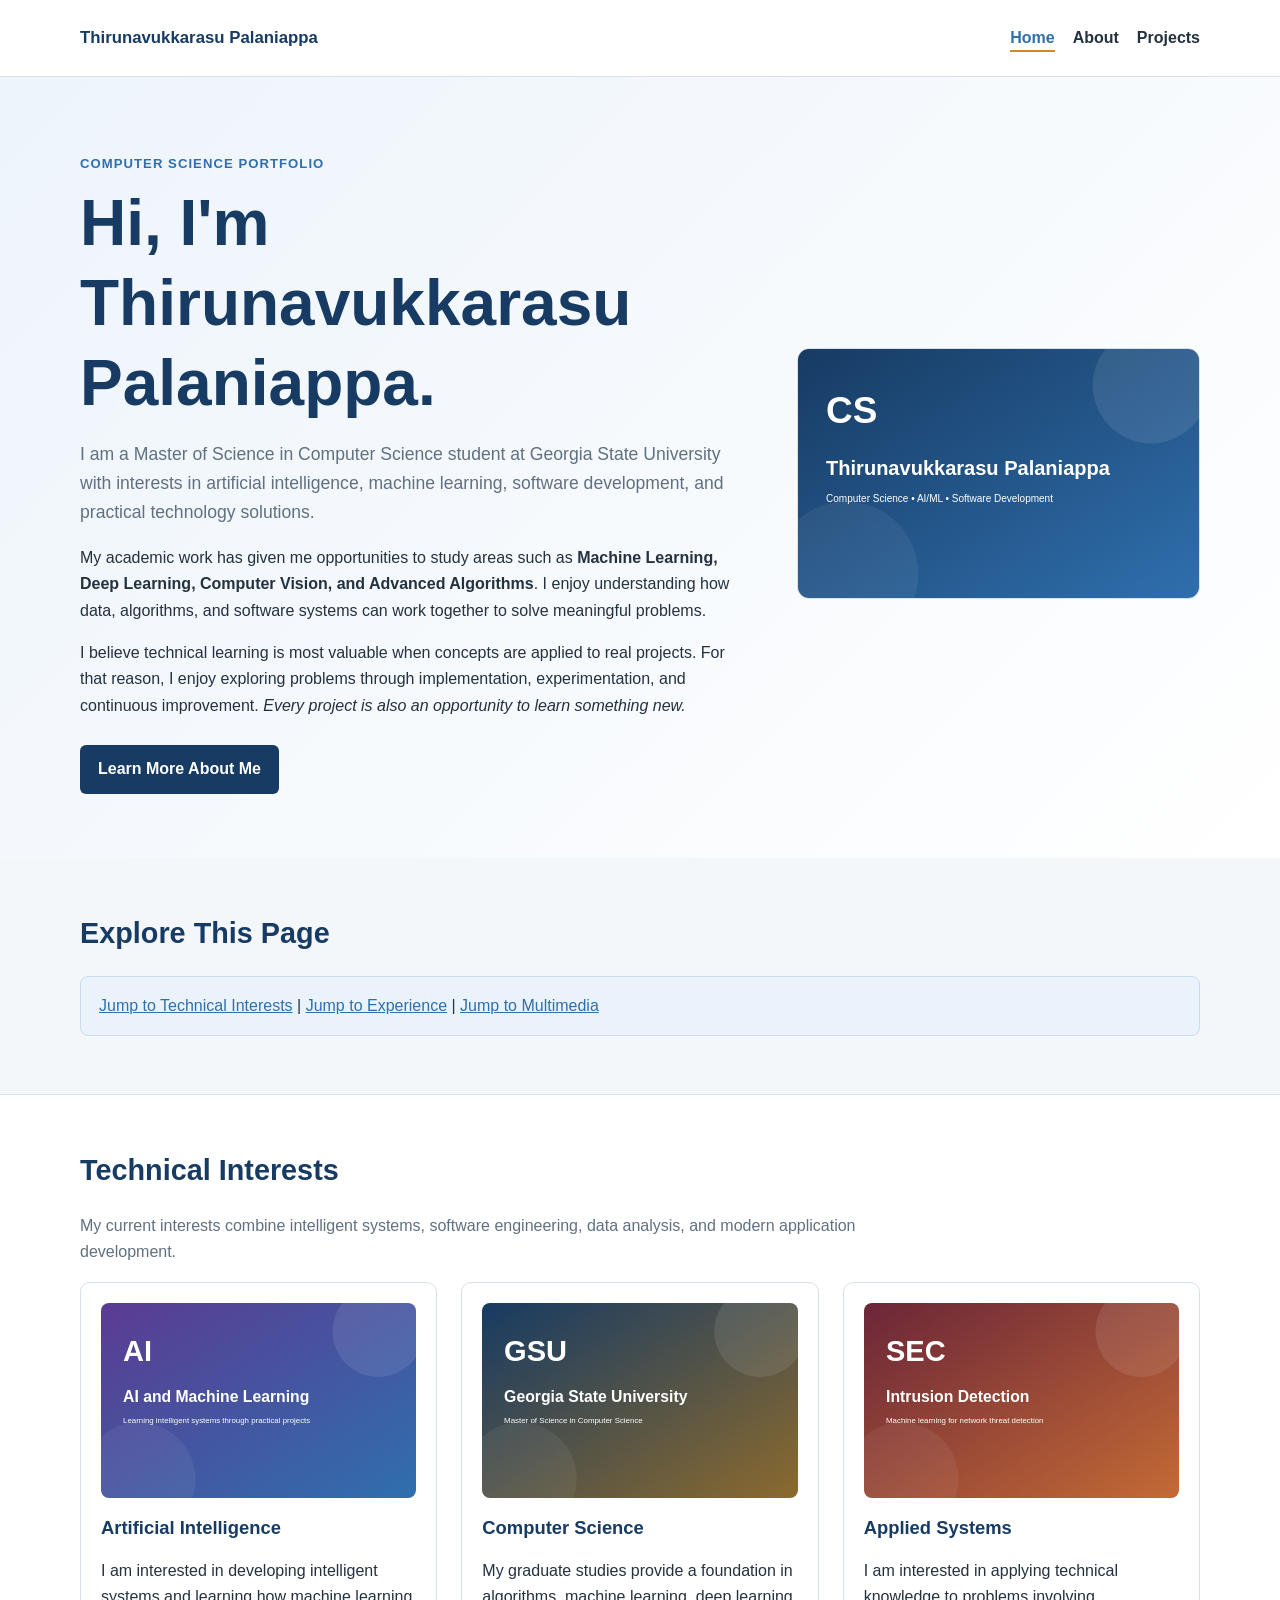
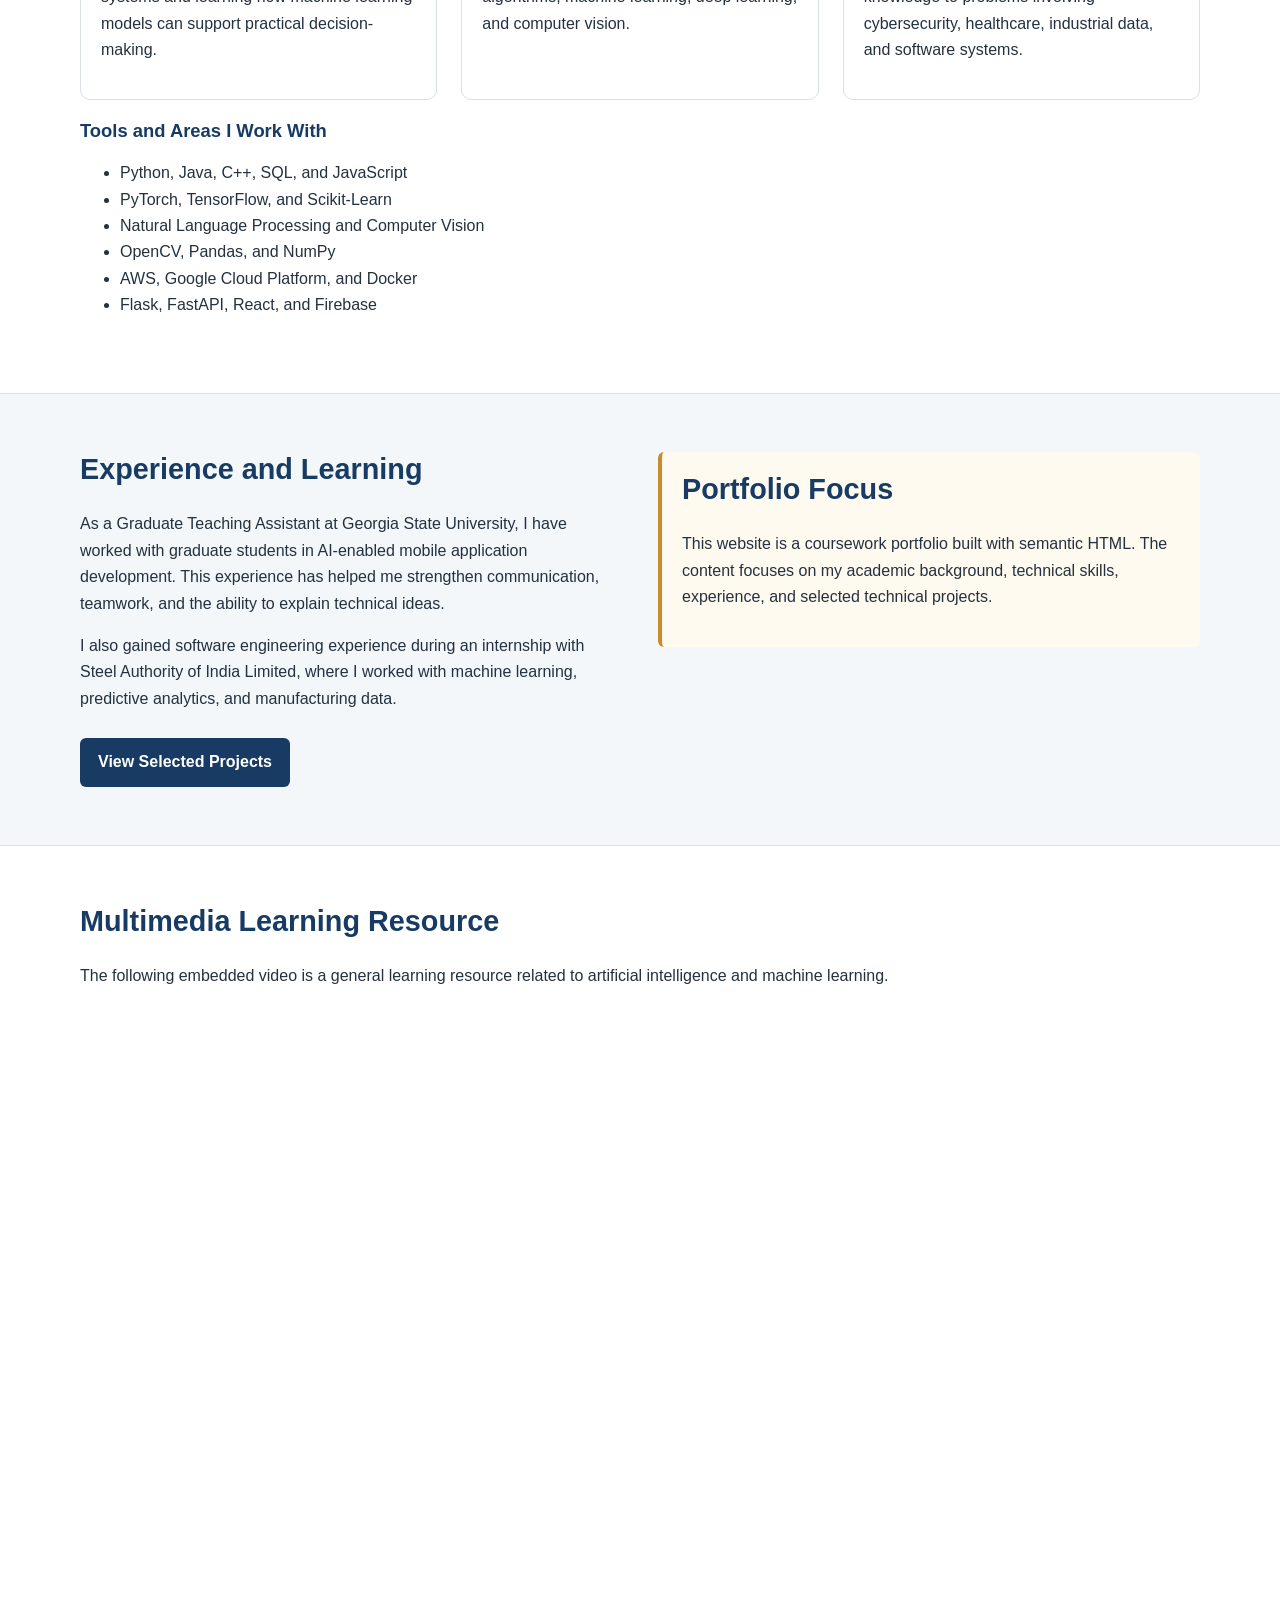
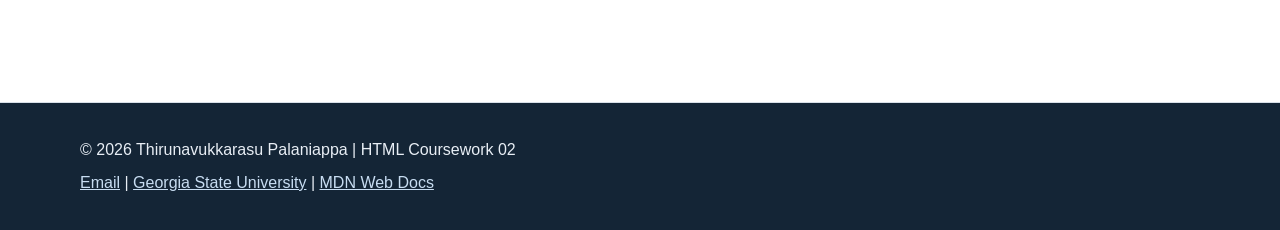
<file: index.html>
<!DOCTYPE html>
<html lang="en">
<head>
    <!-- Required document structure information -->
    <meta charset="UTF-8">
    <meta name="viewport" content="width=device-width, initial-scale=1.0">
    <meta name="description" content="Personal portfolio of Thirunavukkarasu Palaniappa, a computer science graduate student interested in AI, machine learning, and software development.">
    <title>Home | Thirunavukkarasu Palaniappa</title>
    <link rel="stylesheet" href="css/style.css">
</head>

<body>
    <!-- =========================
         HEADER AND NAVIGATION
         Navigation is included on all three required pages.
         ========================= -->
    <header class="site-header">
        <div class="container header-content">
            <a class="brand" href="index.html">Thirunavukkarasu Palaniappa</a>

            <nav class="main-nav" aria-label="Main navigation">
                <ul>
                    <li><a href="index.html" aria-current="page">Home</a></li>
                    <li><a href="about.html">About</a></li>
                    <li><a href="projects.html">Projects</a></li>
                </ul>
            </nav>
        </div>
    </header>


    <!-- =========================
         MAIN CONTENT
         ========================= -->
    <main>

        <!-- Welcome / Hero Section -->
        <section class="hero">
            <div class="container hero-layout">
                <div>
                    <p class="eyebrow">COMPUTER SCIENCE PORTFOLIO</p>
                    <h1>Hi, I'm Thirunavukkarasu Palaniappa.</h1>

                    <p class="lead">
                        I am a Master of Science in Computer Science student at Georgia State University
                        with interests in artificial intelligence, machine learning, software development,
                        and practical technology solutions.
                    </p>

                    <p>
                        My academic work has given me opportunities to study areas such as
                        <strong>Machine Learning, Deep Learning, Computer Vision, and Advanced Algorithms</strong>.
                        I enjoy understanding how data, algorithms, and software systems can work together
                        to solve meaningful problems.
                    </p>

                    <p>
                        I believe technical learning is most valuable when concepts are applied to real projects.
                        For that reason, I enjoy exploring problems through implementation, experimentation,
                        and continuous improvement. <em>Every project is also an opportunity to learn something new.</em>
                    </p>

                    <a class="button" href="about.html">Learn More About Me</a>
                </div>

                <div>
                    <img class="hero-image" src="images/profile.svg"
                         alt="Illustrated portfolio banner displaying Thirunavukkarasu Palaniappa and computer science">
                </div>
            </div>
        </section>

        <!-- Internal anchor navigation -->
        <section>
            <div class="container">
                <h2>Explore This Page</h2>
                <div class="jump-links">
                    <a href="#interests">Jump to Technical Interests</a> |
                    <a href="#experience">Jump to Experience</a> |
                    <a href="#multimedia">Jump to Multimedia</a>
                </div>
            </div>
        </section>

        <!-- Technical Interests -->
        <section id="interests" class="section-alt">
            <div class="container">
                <h2>Technical Interests</h2>
                <p class="section-intro">
                    My current interests combine intelligent systems, software engineering,
                    data analysis, and modern application development.
                </p>

                <div class="grid-three">
                    <article class="card">
                        <img class="card-image" src="images/ai-ml.svg"
                             alt="Illustration representing artificial intelligence and machine learning">
                        <h3>Artificial Intelligence</h3>
                        <p>
                            I am interested in developing intelligent systems and learning how
                            machine learning models can support practical decision-making.
                        </p>
                    </article>

                    <article class="card">
                        <img class="card-image" src="images/education.svg"
                             alt="Illustration representing Georgia State University and computer science education">
                        <h3>Computer Science</h3>
                        <p>
                            My graduate studies provide a foundation in algorithms, machine learning,
                            deep learning, and computer vision.
                        </p>
                    </article>

                    <article class="card">
                        <img class="card-image" src="images/cybersecurity.svg"
                             alt="Illustration representing cybersecurity and network intrusion detection">
                        <h3>Applied Systems</h3>
                        <p>
                            I am interested in applying technical knowledge to problems involving
                            cybersecurity, healthcare, industrial data, and software systems.
                        </p>
                    </article>
                </div>

                <h3>Tools and Areas I Work With</h3>
                <!-- Unordered list: more than five items -->
                <ul>
                    <li>Python, Java, C++, SQL, and JavaScript</li>
                    <li>PyTorch, TensorFlow, and Scikit-Learn</li>
                    <li>Natural Language Processing and Computer Vision</li>
                    <li>OpenCV, Pandas, and NumPy</li>
                    <li>AWS, Google Cloud Platform, and Docker</li>
                    <li>Flask, FastAPI, React, and Firebase</li>
                </ul>
            </div>
        </section>

        <!-- Experience -->
        <section id="experience">
            <div class="container two-column">
                <article>
                    <h2>Experience and Learning</h2>
                    <p>
                        As a Graduate Teaching Assistant at Georgia State University, I have worked with
                        graduate students in AI-enabled mobile application development. This experience has
                        helped me strengthen communication, teamwork, and the ability to explain technical ideas.
                    </p>

                    <p>
                        I also gained software engineering experience during an internship with
                        Steel Authority of India Limited, where I worked with machine learning,
                        predictive analytics, and manufacturing data.
                    </p>

                    <a class="button" href="projects.html">View Selected Projects</a>
                </article>

                <aside class="note">
                    <h2>Portfolio Focus</h2>
                    <p>
                        This website is a coursework portfolio built with semantic HTML.
                        The content focuses on my academic background, technical skills,
                        experience, and selected technical projects.
                    </p>
                </aside>
            </div>
        </section>

        <!-- Multimedia -->
        <section id="multimedia" class="section-alt">
            <div class="container">
                <h2>Multimedia Learning Resource</h2>
                <p>
                    The following embedded video is a general learning resource related to
                    artificial intelligence and machine learning.
                </p>

                <iframe
                    class="video"
                    src="https://www.youtube.com/embed/aircAruvnKk"
                    title="But what is a neural network? A visual introduction"
                    allowfullscreen>
                </iframe>
            </div>
        </section>

    </main>

    <!-- =========================
         FOOTER
         ========================= -->
    <footer class="site-footer">
        <div class="container">
            <p>&copy; 2026 Thirunavukkarasu Palaniappa | HTML Coursework 02</p>
            <p>
                <a href="mailto:plthirunavukkarasu01@gmail.com">Email</a> |
                <a href="https://www.gsu.edu/" target="_blank" rel="noopener noreferrer">Georgia State University</a> |
                <a href="https://developer.mozilla.org/" target="_blank" rel="noopener noreferrer">MDN Web Docs</a>
            </p>
        </div>
    </footer>

</body>
</html>
</file>
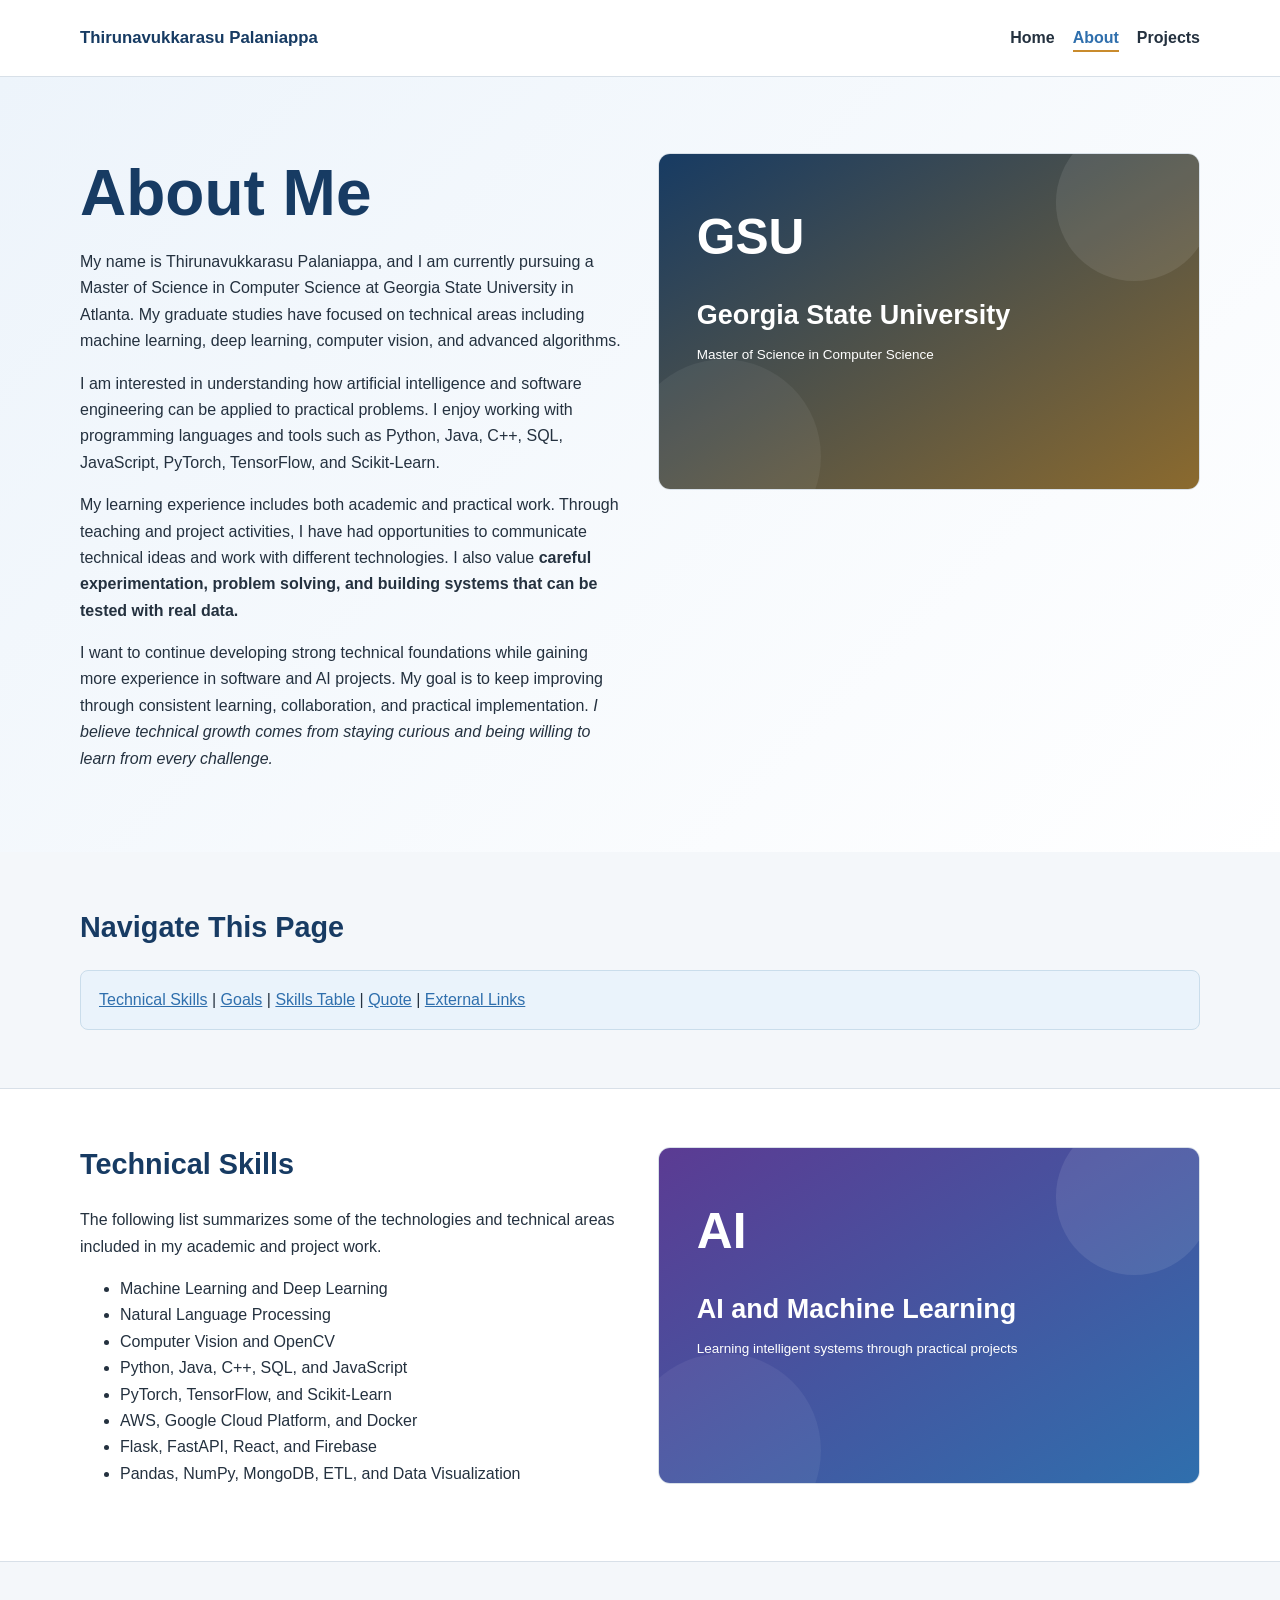
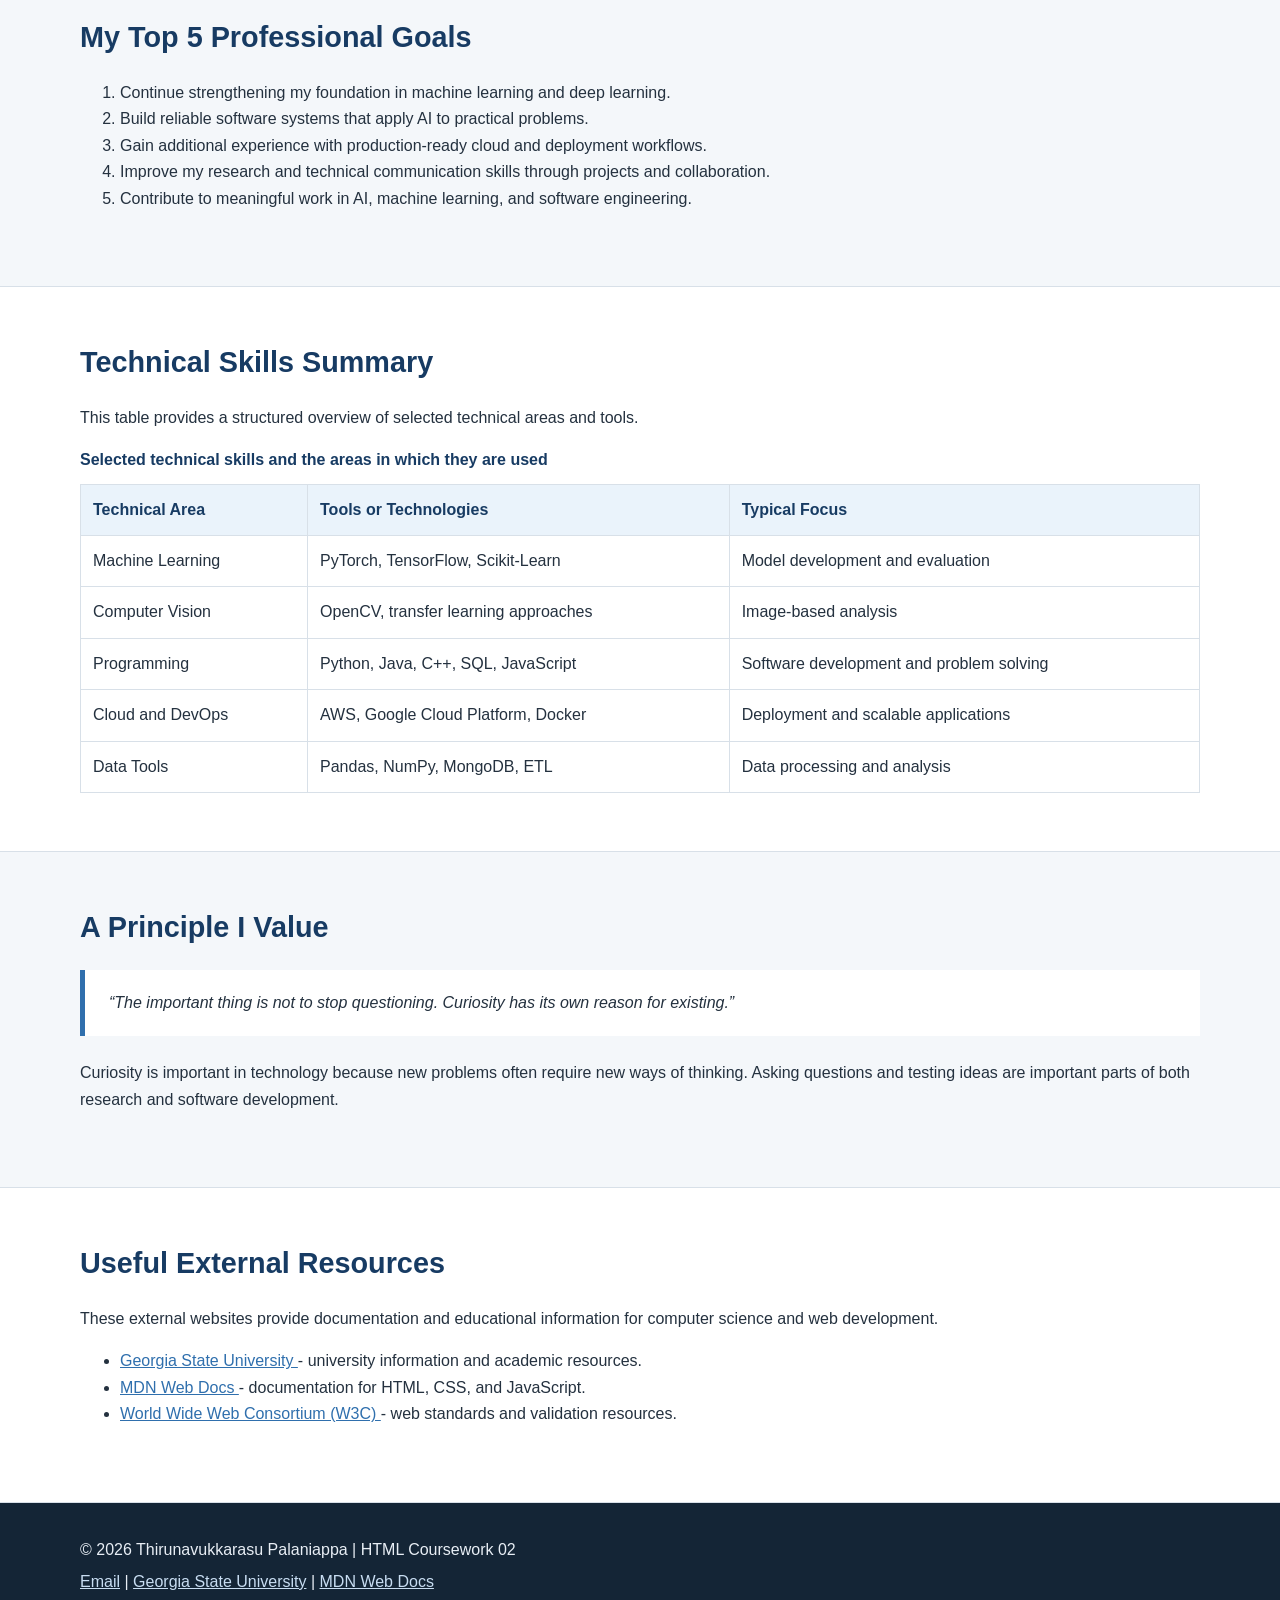
<file: about.html>
<!DOCTYPE html>
<html lang="en">
<head>
    <meta charset="UTF-8">
    <meta name="viewport" content="width=device-width, initial-scale=1.0">
    <meta name="description" content="About Thirunavukkarasu Palaniappa, his education, technical skills, goals, and learning interests.">
    <title>About | Thirunavukkarasu Palaniappa</title>
    <link rel="stylesheet" href="css/style.css">
</head>

<body>
    <!-- =========================
         HEADER AND NAVIGATION
         Navigation is included on all three required pages.
         ========================= -->
    <header class="site-header">
        <div class="container header-content">
            <a class="brand" href="index.html">Thirunavukkarasu Palaniappa</a>

            <nav class="main-nav" aria-label="Main navigation">
                <ul>
                    <li><a href="index.html">Home</a></li>
                    <li><a href="about.html" aria-current="page">About</a></li>
                    <li><a href="projects.html">Projects</a></li>
                </ul>
            </nav>
        </div>
    </header>


    <main>

        <!-- =========================
             ABOUT ME
             ========================= -->
        <section class="hero">
            <div class="container two-column">
                <div>
                    <h1>About Me</h1>

                    <p>
                        My name is Thirunavukkarasu Palaniappa, and I am currently pursuing a
                        Master of Science in Computer Science at Georgia State University in Atlanta.
                        My graduate studies have focused on technical areas including machine learning,
                        deep learning, computer vision, and advanced algorithms.
                    </p>

                    <p>
                        I am interested in understanding how artificial intelligence and software engineering
                        can be applied to practical problems. I enjoy working with programming languages and tools
                        such as Python, Java, C++, SQL, JavaScript, PyTorch, TensorFlow, and Scikit-Learn.
                    </p>

                    <p>
                        My learning experience includes both academic and practical work. Through teaching and
                        project activities, I have had opportunities to communicate technical ideas and work
                        with different technologies. I also value <strong>careful experimentation, problem solving,
                        and building systems that can be tested with real data.</strong>
                    </p>

                    <p>
                        I want to continue developing strong technical foundations while gaining more experience
                        in software and AI projects. My goal is to keep improving through consistent learning,
                        collaboration, and practical implementation. <em>I believe technical growth comes from
                        staying curious and being willing to learn from every challenge.</em>
                    </p>
                </div>

                <div>
                    <img class="content-image" src="images/education.svg"
                         alt="Illustrated banner representing Georgia State University and computer science education">
                </div>
            </div>
        </section>

        <!-- Anchor links -->
        <section>
            <div class="container">
                <h2>Navigate This Page</h2>
                <div class="jump-links">
                    <a href="#skills">Technical Skills</a> |
                    <a href="#goals">Goals</a> |
                    <a href="#table">Skills Table</a> |
                    <a href="#quote">Quote</a> |
                    <a href="#links">External Links</a>
                </div>
            </div>
        </section>

        <!-- Skills -->
        <section id="skills" class="section-alt">
            <div class="container two-column">
                <div>
                    <h2>Technical Skills</h2>
                    <p>
                        The following list summarizes some of the technologies and technical areas
                        included in my academic and project work.
                    </p>

                    <!-- Unordered list with more than five items -->
                    <ul>
                        <li>Machine Learning and Deep Learning</li>
                        <li>Natural Language Processing</li>
                        <li>Computer Vision and OpenCV</li>
                        <li>Python, Java, C++, SQL, and JavaScript</li>
                        <li>PyTorch, TensorFlow, and Scikit-Learn</li>
                        <li>AWS, Google Cloud Platform, and Docker</li>
                        <li>Flask, FastAPI, React, and Firebase</li>
                        <li>Pandas, NumPy, MongoDB, ETL, and Data Visualization</li>
                    </ul>
                </div>

                <div>
                    <img class="content-image" src="images/ai-ml.svg"
                         alt="Illustration representing artificial intelligence and machine learning concepts">
                </div>
            </div>
        </section>

        <!-- Ordered list -->
        <section id="goals">
            <div class="container">
                <h2>My Top 5 Professional Goals</h2>
                <ol>
                    <li>Continue strengthening my foundation in machine learning and deep learning.</li>
                    <li>Build reliable software systems that apply AI to practical problems.</li>
                    <li>Gain additional experience with production-ready cloud and deployment workflows.</li>
                    <li>Improve my research and technical communication skills through projects and collaboration.</li>
                    <li>Contribute to meaningful work in AI, machine learning, and software engineering.</li>
                </ol>
            </div>
        </section>

        <!-- HTML Table -->
        <section id="table" class="section-alt">
            <div class="container">
                <h2>Technical Skills Summary</h2>
                <p>
                    This table provides a structured overview of selected technical areas and tools.
                </p>

                <div class="table-wrapper">
                    <table>
                        <caption>Selected technical skills and the areas in which they are used</caption>
                        <thead>
                            <tr>
                                <th>Technical Area</th>
                                <th>Tools or Technologies</th>
                                <th>Typical Focus</th>
                            </tr>
                        </thead>
                        <tbody>
                            <tr>
                                <td>Machine Learning</td>
                                <td>PyTorch, TensorFlow, Scikit-Learn</td>
                                <td>Model development and evaluation</td>
                            </tr>
                            <tr>
                                <td>Computer Vision</td>
                                <td>OpenCV, transfer learning approaches</td>
                                <td>Image-based analysis</td>
                            </tr>
                            <tr>
                                <td>Programming</td>
                                <td>Python, Java, C++, SQL, JavaScript</td>
                                <td>Software development and problem solving</td>
                            </tr>
                            <tr>
                                <td>Cloud and DevOps</td>
                                <td>AWS, Google Cloud Platform, Docker</td>
                                <td>Deployment and scalable applications</td>
                            </tr>
                            <tr>
                                <td>Data Tools</td>
                                <td>Pandas, NumPy, MongoDB, ETL</td>
                                <td>Data processing and analysis</td>
                            </tr>
                        </tbody>
                    </table>
                </div>
            </div>
        </section>

        <!-- Blockquote -->
        <section id="quote">
            <div class="container">
                <h2>A Principle I Value</h2>
                <blockquote>
                    “The important thing is not to stop questioning. Curiosity has its own reason for existing.”
                </blockquote>
                <p>
                    Curiosity is important in technology because new problems often require new ways of thinking.
                    Asking questions and testing ideas are important parts of both research and software development.
                </p>
            </div>
        </section>

        <!-- External links -->
        <section id="links" class="section-alt">
            <div class="container">
                <h2>Useful External Resources</h2>
                <p>
                    These external websites provide documentation and educational information for
                    computer science and web development.
                </p>

                <ul>
                    <li>
                        <a href="https://www.gsu.edu/" target="_blank" rel="noopener noreferrer">
                            Georgia State University
                        </a>
                        - university information and academic resources.
                    </li>
                    <li>
                        <a href="https://developer.mozilla.org/" target="_blank" rel="noopener noreferrer">
                            MDN Web Docs
                        </a>
                        - documentation for HTML, CSS, and JavaScript.
                    </li>
                    <li>
                        <a href="https://www.w3.org/" target="_blank" rel="noopener noreferrer">
                            World Wide Web Consortium (W3C)
                        </a>
                        - web standards and validation resources.
                    </li>
                </ul>
            </div>
        </section>

    </main>

    <!-- =========================
         FOOTER
         ========================= -->
    <footer class="site-footer">
        <div class="container">
            <p>&copy; 2026 Thirunavukkarasu Palaniappa | HTML Coursework 02</p>
            <p>
                <a href="mailto:plthirunavukkarasu01@gmail.com">Email</a> |
                <a href="https://www.gsu.edu/" target="_blank" rel="noopener noreferrer">Georgia State University</a> |
                <a href="https://developer.mozilla.org/" target="_blank" rel="noopener noreferrer">MDN Web Docs</a>
            </p>
        </div>
    </footer>

</body>
</html>
</file>
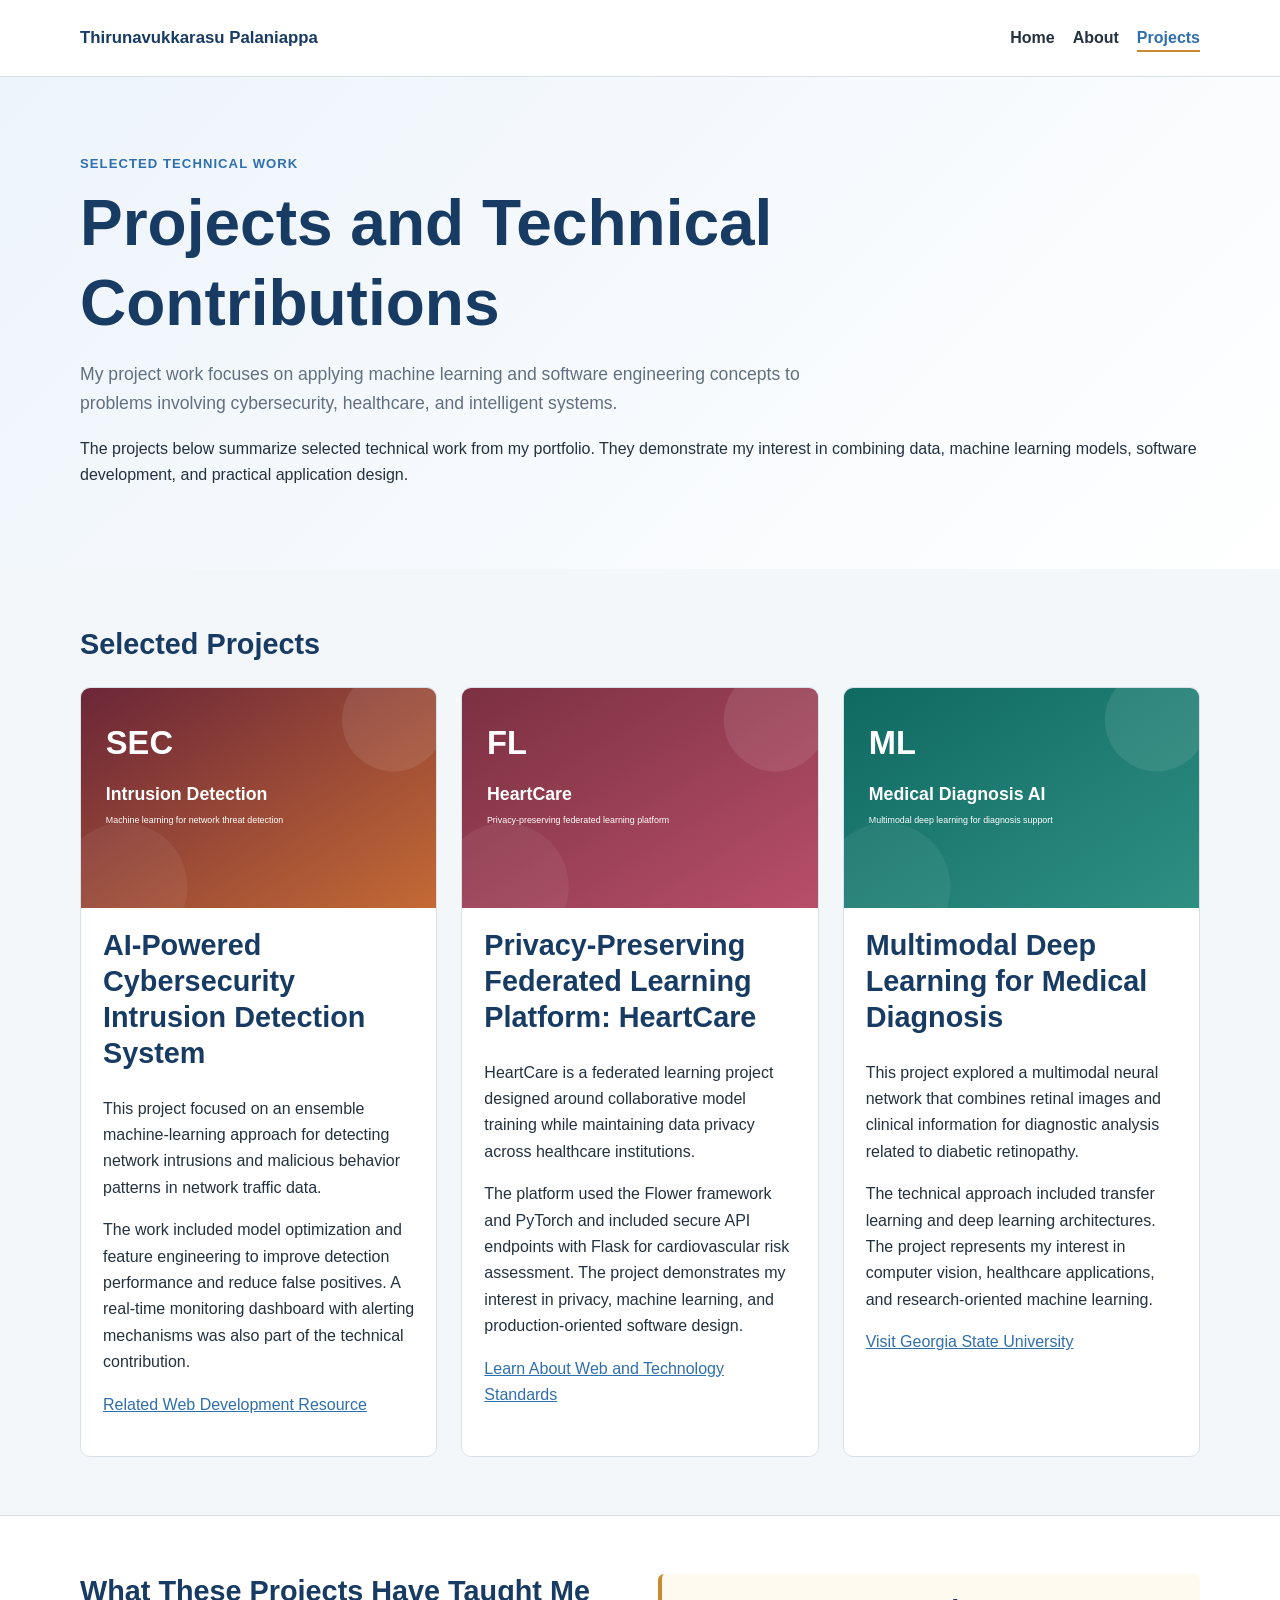
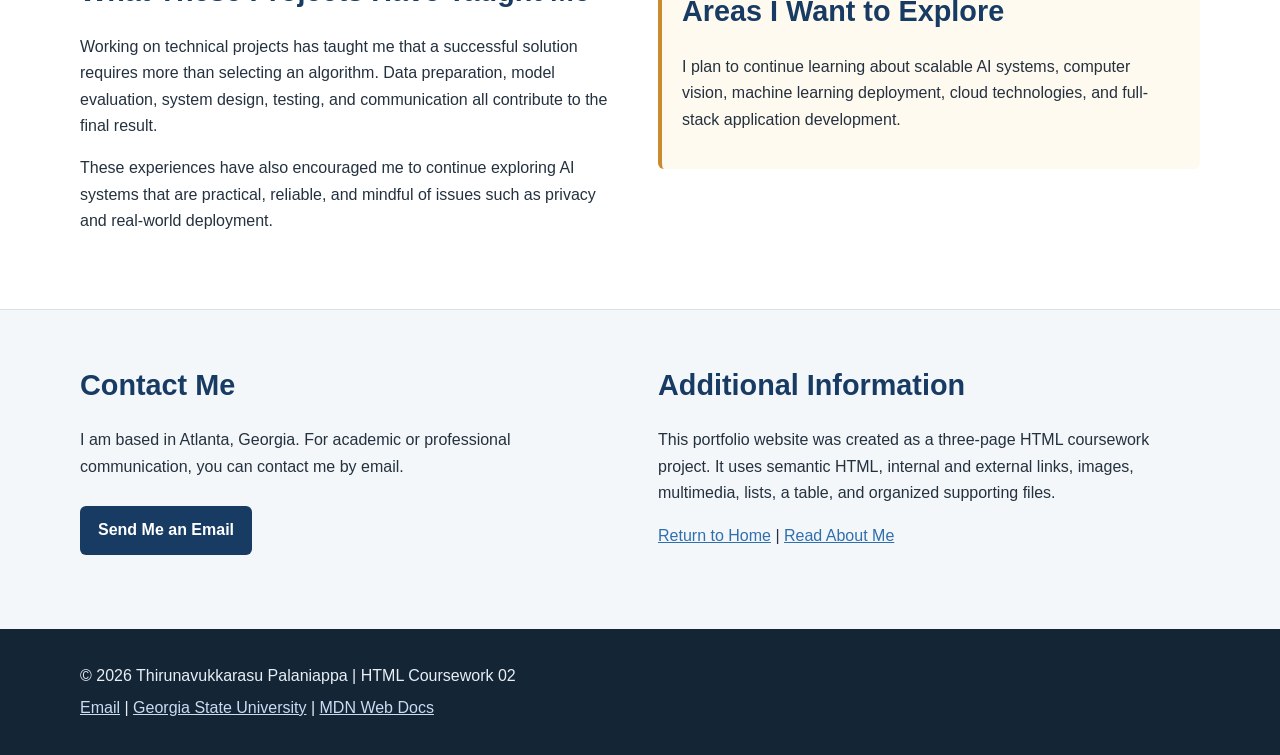
<file: projects.html>
<!DOCTYPE html>
<html lang="en">
<head>
    <meta charset="UTF-8">
    <meta name="viewport" content="width=device-width, initial-scale=1.0">
    <meta name="description" content="Selected AI and software engineering projects by Thirunavukkarasu Palaniappa.">
    <title>Projects | Thirunavukkarasu Palaniappa</title>
    <link rel="stylesheet" href="css/style.css">
</head>

<body>
    <!-- =========================
         HEADER AND NAVIGATION
         Navigation is included on all three required pages.
         ========================= -->
    <header class="site-header">
        <div class="container header-content">
            <a class="brand" href="index.html">Thirunavukkarasu Palaniappa</a>

            <nav class="main-nav" aria-label="Main navigation">
                <ul>
                    <li><a href="index.html">Home</a></li>
                    <li><a href="about.html">About</a></li>
                    <li><a href="projects.html" aria-current="page">Projects</a></li>
                </ul>
            </nav>
        </div>
    </header>


    <main>

        <!-- =========================
             PROJECT PAGE INTRODUCTION
             ========================= -->
        <section class="hero">
            <div class="container">
                <p class="eyebrow">SELECTED TECHNICAL WORK</p>
                <h1>Projects and Technical Contributions</h1>

                <p class="lead">
                    My project work focuses on applying machine learning and software engineering
                    concepts to problems involving cybersecurity, healthcare, and intelligent systems.
                </p>

                <p>
                    The projects below summarize selected technical work from my portfolio.
                    They demonstrate my interest in combining data, machine learning models,
                    software development, and practical application design.
                </p>
            </div>
        </section>

        <!-- =========================
             PROJECT 1
             ========================= -->
        <section>
            <div class="container">
                <h2>Selected Projects</h2>

                <div class="grid-three">

                    <article class="card project-card">
                        <img src="images/cybersecurity.svg"
                             alt="Illustration representing an AI-powered cybersecurity intrusion detection system">

                        <h2>AI-Powered Cybersecurity Intrusion Detection System</h2>

                        <p>
                            This project focused on an ensemble machine-learning approach for detecting
                            network intrusions and malicious behavior patterns in network traffic data.
                        </p>

                        <p>
                            The work included model optimization and feature engineering to improve
                            detection performance and reduce false positives. A real-time monitoring
                            dashboard with alerting mechanisms was also part of the technical contribution.
                        </p>

                        <p class="project-link">
                            <a href="https://developer.mozilla.org/"
                               target="_blank"
                               rel="noopener noreferrer">
                                Related Web Development Resource
                            </a>
                        </p>
                    </article>

                    <!-- =========================
                         PROJECT 2
                         ========================= -->
                    <article class="card project-card">
                        <img src="images/heartcare.svg"
                             alt="Illustration representing HeartCare, a privacy-preserving federated learning platform">

                        <h2>Privacy-Preserving Federated Learning Platform: HeartCare</h2>

                        <p>
                            HeartCare is a federated learning project designed around collaborative model
                            training while maintaining data privacy across healthcare institutions.
                        </p>

                        <p>
                            The platform used the Flower framework and PyTorch and included secure API
                            endpoints with Flask for cardiovascular risk assessment. The project demonstrates
                            my interest in privacy, machine learning, and production-oriented software design.
                        </p>

                        <p class="project-link">
                            <a href="https://www.w3.org/"
                               target="_blank"
                               rel="noopener noreferrer">
                                Learn About Web and Technology Standards
                            </a>
                        </p>
                    </article>

                    <!-- =========================
                         PROJECT 3
                         ========================= -->
                    <article class="card project-card">
                        <img src="images/medical-ai.svg"
                             alt="Illustration representing multimodal deep learning for medical diagnosis">

                        <h2>Multimodal Deep Learning for Medical Diagnosis</h2>

                        <p>
                            This project explored a multimodal neural network that combines retinal images
                            and clinical information for diagnostic analysis related to diabetic retinopathy.
                        </p>

                        <p>
                            The technical approach included transfer learning and deep learning architectures.
                            The project represents my interest in computer vision, healthcare applications,
                            and research-oriented machine learning.
                        </p>

                        <p class="project-link">
                            <a href="https://www.gsu.edu/"
                               target="_blank"
                               rel="noopener noreferrer">
                                Visit Georgia State University
                            </a>
                        </p>
                    </article>

                </div>
            </div>
        </section>

        <!-- Project reflection -->
        <section class="section-alt">
            <div class="container two-column">
                <article>
                    <h2>What These Projects Have Taught Me</h2>
                    <p>
                        Working on technical projects has taught me that a successful solution requires
                        more than selecting an algorithm. Data preparation, model evaluation, system design,
                        testing, and communication all contribute to the final result.
                    </p>
                    <p>
                        These experiences have also encouraged me to continue exploring AI systems that are
                        practical, reliable, and mindful of issues such as privacy and real-world deployment.
                    </p>
                </article>

                <aside class="note">
                    <h2>Areas I Want to Explore</h2>
                    <p>
                        I plan to continue learning about scalable AI systems, computer vision,
                        machine learning deployment, cloud technologies, and full-stack application development.
                    </p>
                </aside>
            </div>
        </section>

        <!-- =========================
             CONTACT ME
             ========================= -->
        <section id="contact">
            <div class="container two-column">
                <div>
                    <h2>Contact Me</h2>
                    <p>
                        I am based in Atlanta, Georgia. For academic or professional communication,
                        you can contact me by email.
                    </p>

                    <p>
                        <a class="button" href="mailto:plthirunavukkarasu01@gmail.com">
                            Send Me an Email
                        </a>
                    </p>
                </div>

                <div>
                    <h2>Additional Information</h2>
                    <p>
                        This portfolio website was created as a three-page HTML coursework project.
                        It uses semantic HTML, internal and external links, images, multimedia,
                        lists, a table, and organized supporting files.
                    </p>

                    <p>
                        <a href="index.html">Return to Home</a> |
                        <a href="about.html">Read About Me</a>
                    </p>
                </div>
            </div>
        </section>

    </main>

    <!-- =========================
         FOOTER
         ========================= -->
    <footer class="site-footer">
        <div class="container">
            <p>&copy; 2026 Thirunavukkarasu Palaniappa | HTML Coursework 02</p>
            <p>
                <a href="mailto:plthirunavukkarasu01@gmail.com">Email</a> |
                <a href="https://www.gsu.edu/" target="_blank" rel="noopener noreferrer">Georgia State University</a> |
                <a href="https://developer.mozilla.org/" target="_blank" rel="noopener noreferrer">MDN Web Docs</a>
            </p>
        </div>
    </footer>

</body>
</html>
</file>
<file: css/style.css>
/*
  Coursework 02 - Personal Portfolio Website
  Student: Thirunavukkarasu Palaniappa

  This project intentionally uses plain HTML and CSS.
  No framework or JavaScript is required for the coursework.
*/

:root {
    --navy: #173b63;
    --blue: #2f6fad;
    --light-blue: #eaf3fb;
    --ink: #24313f;
    --muted: #617080;
    --line: #d8e0e8;
    --paper: #ffffff;
    --background: #f4f7fa;
    --accent: #c98b2d;
}

* {
    box-sizing: border-box;
}

html {
    scroll-behavior: smooth;
}

body {
    margin: 0;
    font-family: Arial, Helvetica, sans-serif;
    color: var(--ink);
    background: var(--background);
    line-height: 1.65;
}

img {
    display: block;
    width: 100%;
    height: auto;
}

a {
    color: var(--blue);
}

a:hover,
a:focus {
    color: var(--navy);
}

.container {
    width: min(1120px, 92%);
    margin: 0 auto;
}

/* ---------- Header and Navigation ---------- */

.site-header {
    background: var(--paper);
    border-bottom: 1px solid var(--line);
    position: sticky;
    top: 0;
    z-index: 20;
}

.header-content {
    min-height: 76px;
    display: flex;
    align-items: center;
    justify-content: space-between;
    gap: 24px;
}

.brand {
    color: var(--navy);
    font-weight: 700;
    text-decoration: none;
    font-size: 1.05rem;
}

.main-nav ul {
    display: flex;
    flex-wrap: wrap;
    gap: 18px;
    list-style: none;
    padding: 0;
    margin: 0;
}

.main-nav a {
    color: var(--ink);
    font-weight: 600;
    text-decoration: none;
}

.main-nav a[aria-current="page"] {
    color: var(--blue);
    border-bottom: 2px solid var(--accent);
    padding-bottom: 4px;
}

/* ---------- Hero ---------- */

.hero {
    padding: 76px 0 64px;
    background: linear-gradient(135deg, #edf4fb, #ffffff);
}

.hero-layout {
    display: grid;
    grid-template-columns: 1.25fr 0.75fr;
    gap: 46px;
    align-items: center;
}

.eyebrow {
    color: var(--blue);
    font-size: 0.82rem;
    font-weight: 700;
    letter-spacing: 0.08em;
    margin: 0 0 8px;
}

h1,
h2,
h3 {
    color: var(--navy);
    line-height: 1.25;
}

h1 {
    font-size: clamp(2.2rem, 5vw, 4rem);
    margin: 0 0 16px;
}

h2 {
    font-size: 1.8rem;
    margin-top: 0;
}

h3 {
    font-size: 1.15rem;
}

.lead {
    color: var(--muted);
    font-size: 1.1rem;
    max-width: 760px;
}

.hero-image,
.content-image {
    border: 1px solid var(--line);
    border-radius: 12px;
    background: var(--paper);
}

/* ---------- Sections ---------- */

section {
    padding: 58px 0;
}

.section-alt {
    background: var(--paper);
    border-top: 1px solid var(--line);
    border-bottom: 1px solid var(--line);
}

.section-intro {
    max-width: 780px;
    color: var(--muted);
}

.two-column {
    display: grid;
    grid-template-columns: 1fr 1fr;
    gap: 36px;
    align-items: start;
}

.grid-three {
    display: grid;
    grid-template-columns: repeat(3, 1fr);
    gap: 24px;
}

.card {
    background: var(--paper);
    border: 1px solid var(--line);
    border-radius: 10px;
    padding: 20px;
}

.card-image {
    margin-bottom: 16px;
    border-radius: 8px;
}

.project-card {
    padding: 0 0 22px;
    overflow: hidden;
}

.project-card h2,
.project-card h3,
.project-card p,
.project-card .project-link {
    margin-left: 22px;
    margin-right: 22px;
}

.project-card h2 {
    margin-top: 20px;
}

.note {
    padding: 20px;
    border-left: 4px solid var(--accent);
    background: #fffaf0;
    border-radius: 6px;
}

/* ---------- Links and Buttons ---------- */

.button {
    display: inline-block;
    margin-top: 10px;
    padding: 11px 18px;
    background: var(--navy);
    color: white;
    border-radius: 6px;
    text-decoration: none;
    font-weight: 700;
}

.button:hover,
.button:focus {
    background: var(--blue);
    color: white;
}

.jump-links {
    padding: 16px 18px;
    background: var(--light-blue);
    border: 1px solid #caddeb;
    border-radius: 8px;
}

/* ---------- Table ---------- */

.table-wrapper {
    overflow-x: auto;
}

table {
    width: 100%;
    border-collapse: collapse;
    background: var(--paper);
}

caption {
    text-align: left;
    font-weight: 700;
    color: var(--navy);
    padding-bottom: 10px;
}

th,
td {
    border: 1px solid var(--line);
    padding: 12px;
    text-align: left;
    vertical-align: top;
}

th {
    background: var(--light-blue);
    color: var(--navy);
}

/* ---------- Quote and Video ---------- */

blockquote {
    margin: 24px 0;
    padding: 20px 24px;
    border-left: 5px solid var(--blue);
    background: var(--paper);
    font-style: italic;
}

.video {
    width: 100%;
    aspect-ratio: 16 / 9;
    border: 0;
    border-radius: 10px;
}

/* ---------- Footer ---------- */

.site-footer {
    background: #142536;
    color: #e8eef5;
    padding: 28px 0;
}

.site-footer p {
    margin: 6px 0;
}

.site-footer a {
    color: #c8ddf2;
}

/* ---------- Responsive ---------- */

@media (max-width: 800px) {
    .header-content,
    .hero-layout,
    .two-column,
    .grid-three {
        display: block;
    }

    .main-nav {
        padding-bottom: 14px;
    }

    .hero-layout > *,
    .two-column > *,
    .grid-three > * {
        margin-bottom: 24px;
    }
}
</file>
